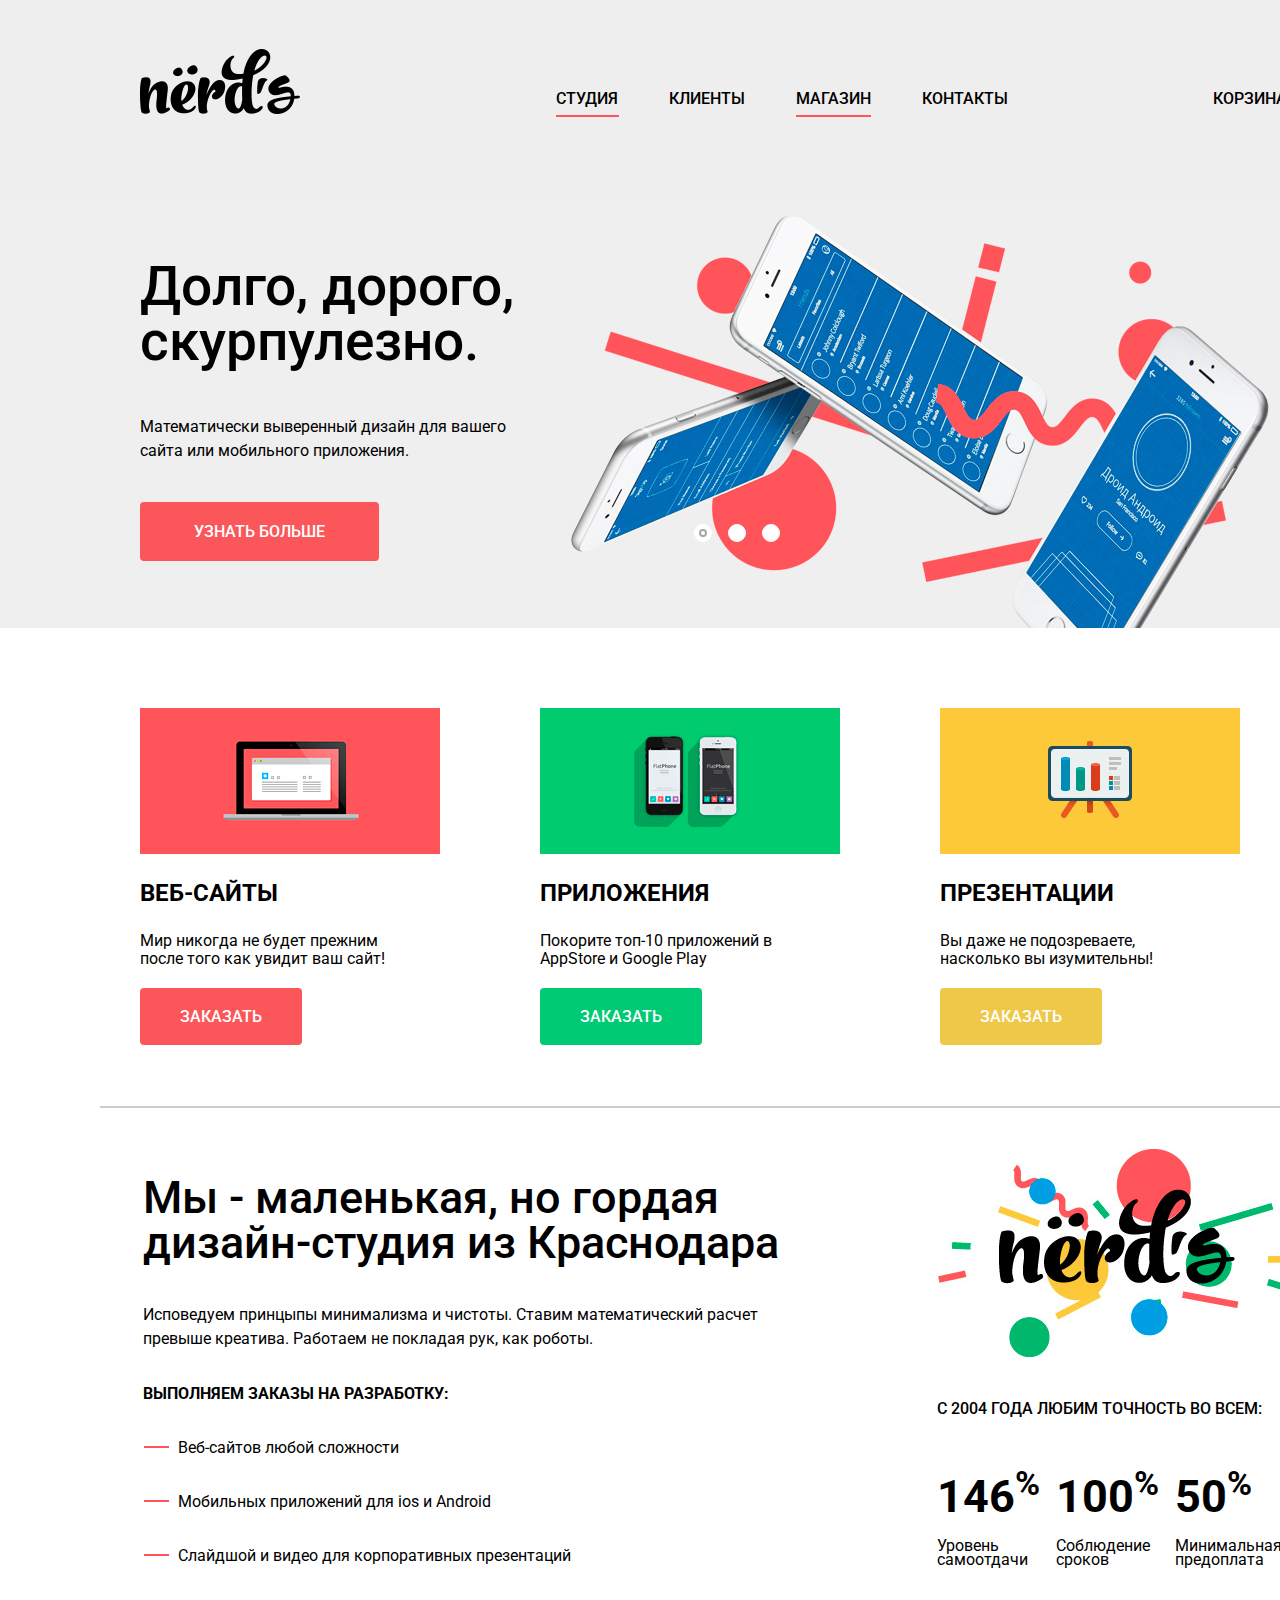
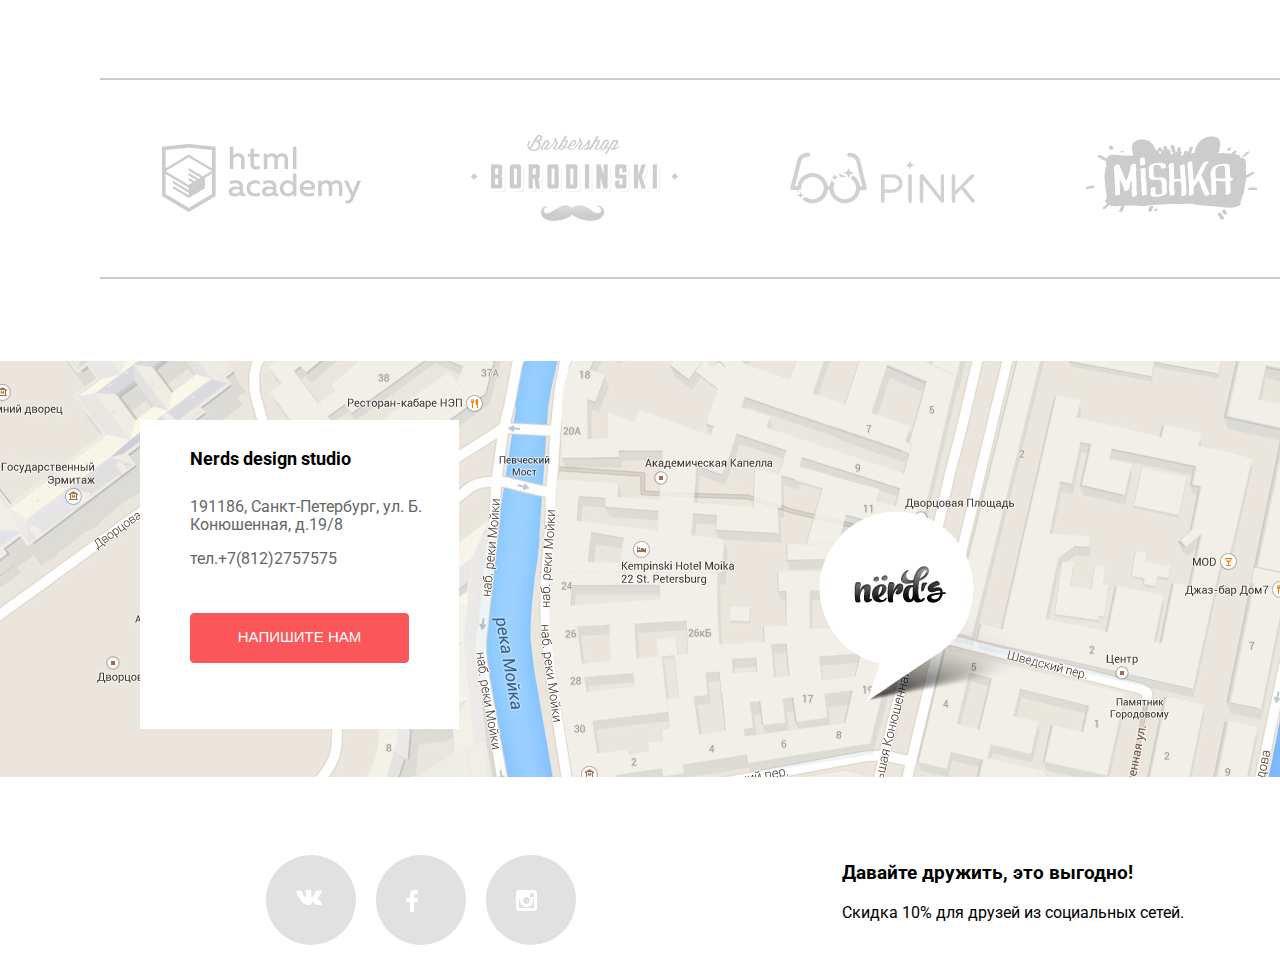
<file: index.html>
<!DOCTYPE>
<html lang="ru">
    <head>
        <meta charset="utf-8">
        <title>Nёrd's</title>
        <link rel="stylesheet" href="style.css" href="style-dist.css">
        <link href="https://fonts.googleapis.com/css?family=Roboto:400,500,700&amp;subset=cyrillic" rel="stylesheet">
    </head>
    <body>
        <header class="header-nerds">
          <div class="container">
           <nav>
             <ul class="menu">
              <div class="logo-nerds">
               <a href="index.html">
                 <img src="img/nerds-logo.png" alt="Nёrd's">
              </a>
              </div>
                <li class="studio"><a :visited href="index.html"> Студия </a></li>
                <li class="clients"><a href="">Клиенты</a></li>
                <li class="shop"><a href="catalog.html">Магазин</a></li>
                <li class="contacts"><a href="">Контакты</a></li>
                <li class="basket"><a href="">Корзина</a></li>
             </ul>
             <div class="slider">
                <div class="radio-btn"> 
                 <input type="radio" id="btn-1" name="one-1" checked>
                 <label for="btn-1"></label>
                 <input type="radio" id="btn-2" name="one-1">
                 <label for="btn-2"></label>
                 <input type="radio" id="btn-3" name="one-1">
                  <label for="btn-3"></label>
                 <div class="sliders">
                  <div class="slide">
                     <h2> Долго, дорого, скурпулезно. </h2>
                     <p>Математически выверенный дизайн для вашего сайта или мобильного приложения.</p>
                     <a href=""> Узнать больше </a>
                  </div>
                  <div class="slide">
                    <h2>Любим математику как никто другой</h2>
                    <p>Никакого креатива,только математические формулы для расчета идеальных пропорций.</p>
                    <a href=""> Узнать больше </a>
                 </div>
                 <div class="slide">
                   <h2>Только ночь, только хардкор</h2>
                   <p>Работать днем как все? Мы против этого. Ближе к полуночи работа только начинается.</p>
                   <a href=""> Узнать больше </a>
                </div>
              </div>
             </div>
           </div>
         </nav>
      </div>
  </header>
        <main class="main-nerds">
          <div class="blocks">
            <div class="block-site">
              <img src="img/illustration-1.jpg">
                <h3>Веб-сайты</h3>
                <p> Мир никогда не будет прежним после того как увидит ваш сайт! </p>
                <a href=""> Заказать </a>
           </div>
           <div class="block-apps">
              <img src="img/illustration-2.jpg">
              <h3>Приложения</h3>
              <p> Покорите топ-10 приложений в AppStore и Google Play </p>
              <a href=""> Заказать </a>
          </div>
          <div class="block-presentation">
             <img src="img/illustration-3.jpg">
             <h3>Презентации</h3>
             <p>Вы даже не подозреваете, насколько вы изумительны!</p>
             <a href=""> Заказать </a>
         </div>
       </div>
      </main>
      <div class="line">
      </div>
        <div class="info">
        <div class="main-features">
         <h2>Мы - маленькая, но гордая дизайн-студия из Краснодара</h2>
          <p>Исповедуем принцыпы минимализма и чистоты. Ставим математический расчет превыше креатива. Работаем не покладая рук, как роботы. </p>
          <ul>
            <h3>Выполняем заказы на разработку:</h3>
             <li> Веб-сайтов любой сложности </li>
             <li> Мобильных приложений для ios и Android </li>
             <li> Слайдшой и видео для корпоративных презентаций </li>
          </ul>
      </div>
      <div class="about">
         <div class="logo">
            <img src="img/nerds-illustration.jpg" alt="Nёrd's">
          </div>
            <h4> С 2004 года любим точность во всем: </h4>
            <div class="stat">
              146<sup>%</sup><p>Уровень самоотдачи</p>
            </div>
            <div class="stat">
              100<sup>%</sup><p>Соблюдение сроков</p>
            </div>
            <div class="stat">
              50<sup>%</sup><p>Минимальная предоплата</p>
            </div>
            </div>
            </div>
        </div>
        <div class="works">
             <a href="">
             <img src="img/logo-1.png">
             </a>
             <a href="">
             <img src="img/logo-2.png">
             </a>
             <a href="">
             <img src="img/logo-3.png">
             </a>
             <a href="">
             <img src="img/logo-4.png">
             </a>
       </div>
       <div class="address">
           <div class="map">
           <img src="img/mapMark.jpg" alt="191186, Санкт-Петербург, ул. Б. Конюшенная, д.19/8">
           <div class="container">
             <div class="desc">
               <h4> Nerds design studio </h4>
               <p>191186, Санкт-Петербург, ул. Б. Конюшенная, д.19/8  </p>
               <p class="tell">тел.+7(812)2757575</p>
               <button class="write-us"> Напишите нам </button>
               </div>
             </div>
           </div>
       </div>
       <div class="modal">
          <h2>Напишите нам</h2>
          <form action="" method="get"> 
             <label for="name"> Ваше имя: 
                <input type="text" name="login" id="name" placeholder="Представьтесь, пожалуйста" value="">
             </label>
             <label for="email"> Ваш e-mail: 
                <input type="text" name="email" id="email" placeholder="Для отправки ответа" value=""> 
             </label>
             <text-area class="let"> Текст письма: 
                <input type="text" name="letter" id="letter" placeholder="В свободной форме" >
             </text-area>
             <button type="submit" name="send" class="send">Отправить</button>
             <span>Не заполнено</span>
          </form>
       </div>
       <script type="text/javascript" src="javascript.js" src="javascript-dist.js"></script>
     </body>
    <footer>
        <div class="social">
          <div class="circle-v">
             <a href=""> <img src="img/vk.png" alt="Vkontakte"></a>
          </div>
          <div class="circle-f">
             <a href=""> <img src="img/fc.png" alt="Facebook"></a>
          </div>
          <div class="circle-i">
             <a href=""> <img src="img/insta.png" alt="Instagram"></a>
          </div>
        </div>
        <div class="friends">
        <h3>Давайте дружить, это выгодно!</h3>
        <p> Скидка 10% для друзей из социальных сетей. </p>
        </div>
    </footer>
</html>
</file>
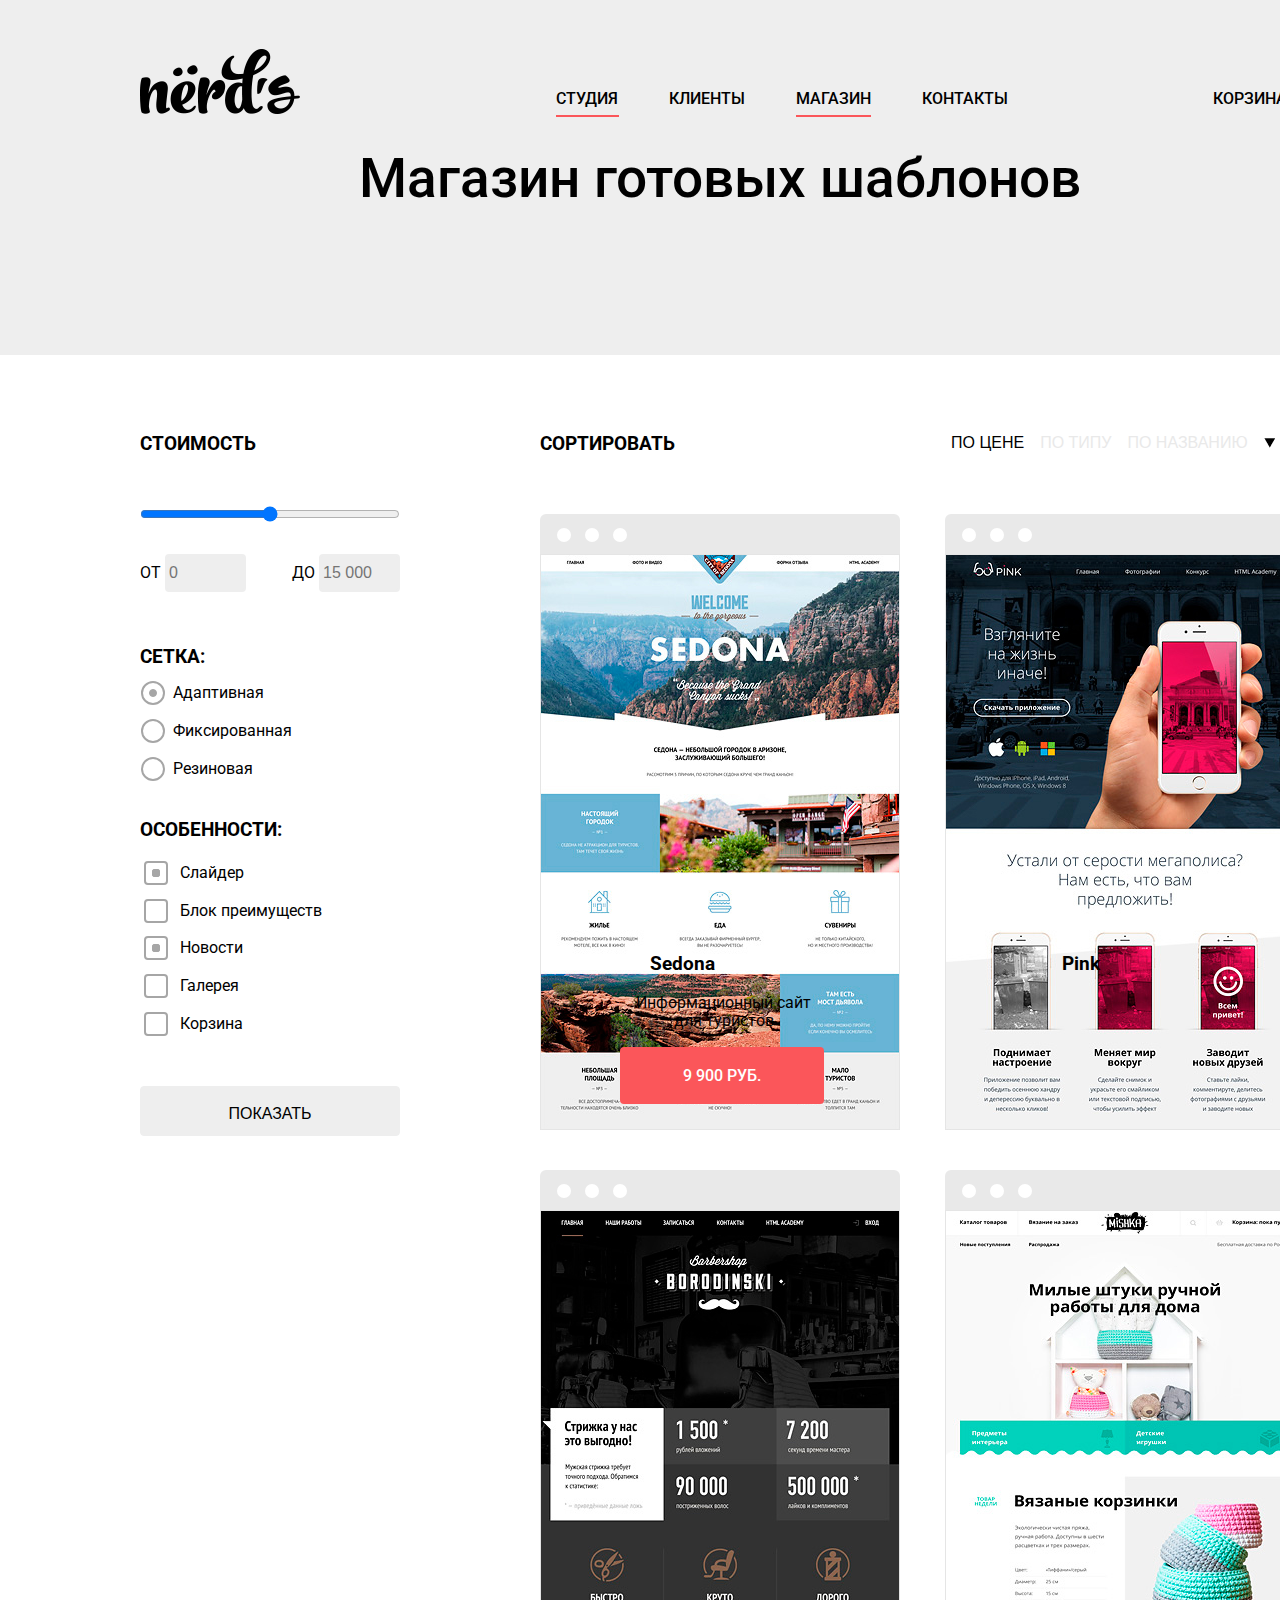
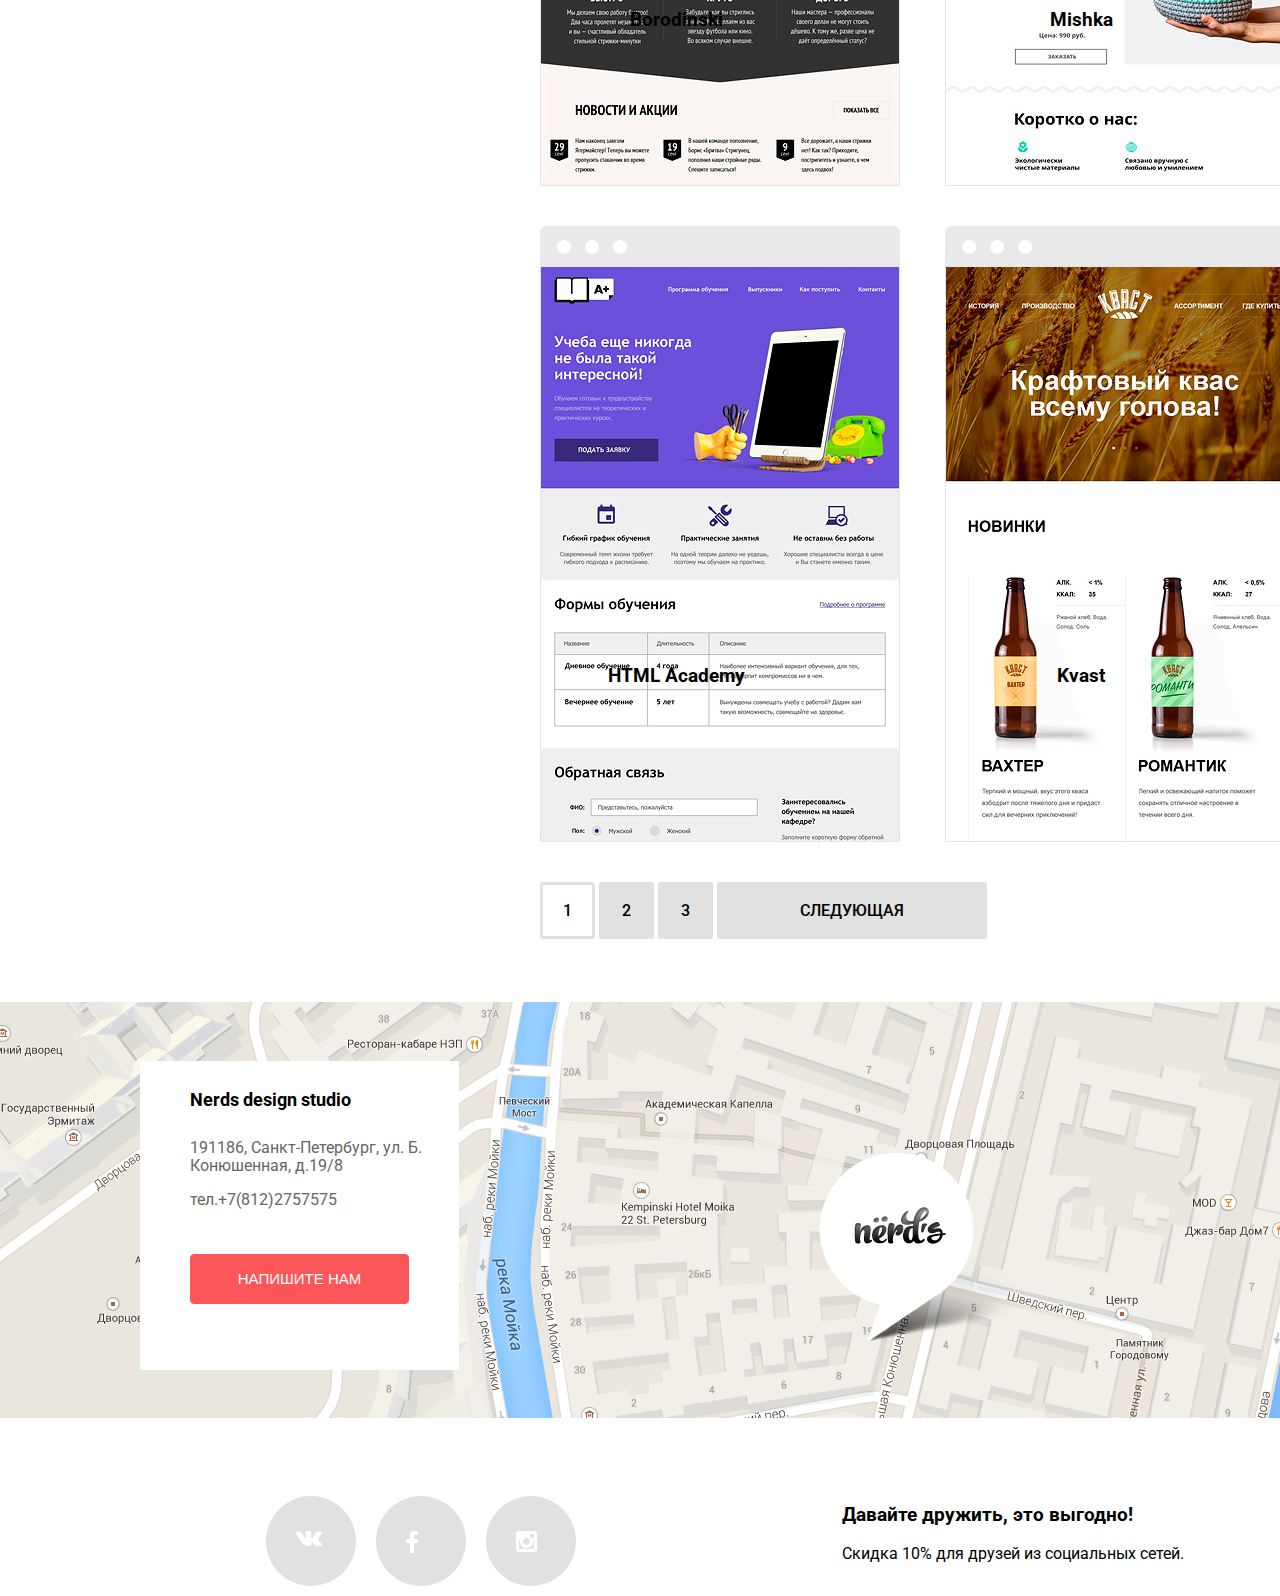
<file: catalog.html>
<!DOCTYPE>
<html lang="ru">
      <head>
        <meta charset="utf-8">
        <title>Nёrd's</title>
        <link rel="stylesheet" href="style.css" href="style-dist.css">
        <link href="https://fonts.googleapis.com/css?family=Roboto:400,500,700&amp;subset=cyrillic" rel="stylesheet">
    </head>
    <body>
      <header class="header-nerds-1">
        <div class="container">
          <nav>
          <ul class="menu">
            <div class="logo-nerds">
              <a href="index.html">
                <img src="img/nerds-logo.png" alt="Nёrd's">
             </a>
            </div>
             <li class="studio"><a href="index.html">Студия</a></li>
             <li class="clients"><a href="">Клиенты</a></li>
             <li class="shop"><a :visited href="catalog.html">Магазин</a></li>
             <li class="contacts"><a href="">Контакты</a></li>
             <li class="basket"><a href="">Корзина</a></li>
           </ul>
          <h1>Магазин готовых шаблонов</h1>
         </div>
       </nav>
     </header>
        <main class="nerds-page-2">
          <nav>
            <div class="ctg">
             <div class="filter">
                <aside class="cost">
                  <h3>Стоимость</h3>
                 <form action="">
                  <input class="band" type="range" min="0" max="15000" id="band"> 
                  <label for="band"></label>
                  <div class="beginning">
                      <label for="0">от</label>
                      <input type="text" name="start" id="start" placeholder="0">
                  </div>
                  <div class="finish">
                      <label for="15000">до</label>
                      <input type="text" name="end" id="end" placeholder="15 000"> 
                  </div>
                 </form>
              </aside>
                <aside class="net">
                  <form action="">
                   <h3> Сетка: </h3>
                    <div class="checkbox-group">
                    <div class="ch-radio">
                      <input type="radio" id="radio-1" name="two-2" checked>
                      <label for="radio-1">Адаптивная</label>
                   </div>
                   <div class="ch-radio">
                     <input type="radio" id="radio-2" name="two-2">
                     <label for="radio-2">Фиксированная</label>
                   </div>
                   <div class="ch-radio">
                     <input type="radio" id="radio-3" name="two-2">
                     <label for="radio-3">Резиновая</label>
                   </div>
                  </div>
                </form>
               </aside>
                 <aside class="features">
                   <form action="">
                   <h3>Особенности:</h3>
                     <div class="checkbox-group">
                      <div class="ch-gr">
                        <input type="checkbox" id="ch-1" checked>
                        <label for="ch-1">Слайдер</label>
                      </div>
                      <div class="ch-gr">
                        <input type="checkbox" id="ch-2">
                        <label for="ch-2">Блок преимуществ</label>
                      </div>
                        <div class="ch-gr">
                        <input type="checkbox" id="ch-3" checked>
                        <label for="ch-3">Новости</label>
                      </div>
                      <div class="ch-gr">
                        <input type="checkbox" id="ch-4">
                        <label for="ch-4">Галерея</label>
                      </div>
                      <div class="ch-gr">
                        <input type="checkbox" id="ch-5">
                        <label for="ch-5">Корзина</label>
                      </div>
                    </div>
                 </form>
               </aside>
               <button class="show">Показать</button>
             </div> 
            
            <div class="catalog-items">
              <div class="sort">
              <h3>Сортировать</h3>
              <button class="price">По цене</button>
              <button class="type">По типу</button>
              <button class="name">По названию</button>
              <button class="down"><img src="img/icon-down-dir.png" alt=""></button>
              <button class="up"><img src="img/icon-up-dir.png" alt=""></button>
            </div>
            <div class="catalog-item" id="sedona">
              <div class="frame">
              <div class="top">
               <div class="top-btn"></div>
               <div class="top-btn"></div>
               <div class="top-btn"></div>
              </div>
            </div>
            <img src="img/img-sedona.jpg" width="" height="" alt="Sedona">
            <div class="descr">
              <h3>Sedona</h3>
              <p>Информационный сайт для туристов</p>
              <a href="">9 900 РУБ.</a>
          </div>
        </div>
          <div class="catalog-item">
            <div class="frame">
            <div class="top">
              <div class="top-btn"></div>
              <div class="top-btn"></div>
              <div class="top-btn"></div>
            </div>
          </div>
            <img src="img/img-pink.jpg" alt="Pink">
          <div class="descr">
            <h3>Pink</h3>
            <p></p>
            <a href=""></a>
          </div>
        </div>
          <div class="catalog-item">
            <div class="frame">
            <div class="top">
              <div class="top-btn"></div>
              <div class="top-btn"></div>
              <div class="top-btn"></div>
            </div>
          </div>
              <img src="img/img-barbershop.jpg" alt="Borodinski">
           <div class="descr">
            <h3>Borodinski</h3>
            <p></p>
            <a href=""></a>
          </div>
        </div>
          <div class="catalog-item">
            <div class="frame">
            <div class="top">
              <div class="top-btn"></div>
              <div class="top-btn"></div>
              <div class="top-btn"></div>
            </div>
            </div>
              <img src="img/img-mishka.jpg" alt="Mishka">
            <div class="descr">
              <h3>Mishka</h3>
              <p></p>
              <a href=""></a>
          </div>
        </div>
          <div class="catalog-item">
            <div class="frame">
            <div class="top">
              <div class="top-btn"></div>
              <div class="top-btn"></div>
              <div class="top-btn"></div>
            </div>
           </div>
              <img src="img/img-aplus.jpg" alt="HTML Academy">
            <div class="descr">
              <h3>HTML Academy</h3>
              <p></p>
              <a href=""></a>
          </div>
        </div>
          <div class="catalog-item">
            <div class="frame">
            <div class="top">
              <div class="top-btn"></div>
              <div class="top-btn"></div>
              <div class="top-btn"></div>
            </div>
            </div>
              <img src="img/img-kvast.jpg" alt="Kvast">
            <div class="descr">
              <h3>Kvast</h3>
              <p></p>
              <a href=""></a>
          </div>
        </div>
       </div>
     </div>
      </div>
      <div class="pagination">
          <a href="" class="one" name="1" active="1">1</a>
          <a href="" class="two" name="2">2</a>
          <a href="" class="three" name="3">3</a>
          <a href="" class="next" name="Следующая">Следующая</a>
      </div>
      <div class="address">
          <div class="map">
          <img src="img/mapMark.jpg" alt="191186, Санкт-Петербург, ул. Б. Конюшенная, д.19/8">
          <div class="container">
            <div class="desc">
              <h4> Nerds design studio </h4>
              <p>191186, Санкт-Петербург, ул. Б. Конюшенная, д.19/8</p>
              <p class="tell">тел.+7(812)2757575</p>
              <button class="write-us"> Напишите нам </button>
              </div>
            </div>
          </div>
        </div>
    </nav>
  </main>
  <div class="modal">
          <h2>Напишите нам</h2>
          <form action="" method="get"> 
             <label for="name"> Ваше имя: 
                <input type="text" name="login" id="name" placeholder="Представьтесь, пожалуйста" value="">
             </label>
             <label for="email"> Ваш e-mail: 
                <input type="text" name="email" id="email" placeholder="Для отправки ответа" value=""> 
             </label>
             <text-area class="let"> Текст письма: 
                <input type="text" name="letter" id="letter" placeholder="В свободной форме" >
             </text-area>
             <button type="submit" name="send" class="send">Отправить</button>
             <span>Не заполнено</span>
          </form>
       </div>
  <script type="text/javascript" src="javascript.js" src="javascript-dist.js"></script>
</body>
<footer>
    <div class="social">
          <div class="circle-v">
             <a href=""> <img src="img/vk.png" alt="Vkontakte"></a>
          </div>
          <div class="circle-f">
             <a href=""> <img src="img/fc.png" alt="Facebook"></a>
          </div>
          <div class="circle-i">
             <a href=""> <img src="img/insta.png" alt="Instagram"></a>
          </div>
        </div>
     <div class="friends">
       <h3>Давайте дружить, это выгодно!</h3>
       <p> Скидка 10% для друзей из социальных сетей. </p>
    </div>
</footer>
</html>
</file>
<file: style-dist.css>
/*! normalize.css v7.0.0 | MIT License | github.com/necolas/normalize.css */html{line-height:1.15;-ms-text-size-adjust:100%;-webkit-text-size-adjust:100%}body{margin:0}article,aside,footer,header,nav,section{display:block}h1{font-size:2em;margin:0.67em 0}figcaption,figure,main{display:block}figure{margin:1em 40px}hr{-webkit-box-sizing:content-box;box-sizing:content-box;height:0;overflow:visible}pre{font-family:monospace, monospace;font-size:1em}a{background-color:transparent;-webkit-text-decoration-skip:objects}abbr[title]{border-bottom:none;text-decoration:underline;-webkit-text-decoration:underline dotted;text-decoration:underline dotted}b,strong{font-weight:inherit}b,strong{font-weight:bolder}code,kbd,samp{font-family:monospace, monospace;font-size:1em}dfn{font-style:italic}mark{background-color:#ff0;color:#000}small{font-size:80%}sub,sup{font-size:75%;line-height:0;position:relative;vertical-align:baseline}sub{bottom:-0.25em}sup{top:-0.5em}audio,video{display:inline-block}audio:not([controls]){display:none;height:0}img{border-style:none}svg:not(:root){overflow:hidden}button,input,optgroup,select,textarea{font-family:sans-serif;font-size:100%;line-height:1.15;margin:0}button,input{overflow:visible}button,select{text-transform:none}[type=reset],[type=submit],button,html [type=button]{-webkit-appearance:button}[type=button]::-moz-focus-inner,[type=reset]::-moz-focus-inner,[type=submit]::-moz-focus-inner,button::-moz-focus-inner{border-style:none;padding:0}[type=button]:-moz-focusring,[type=reset]:-moz-focusring,[type=submit]:-moz-focusring,button:-moz-focusring{outline:1px dotted ButtonText}button{outline:none}fieldset{padding:0.35em 0.75em 0.625em}legend{-webkit-box-sizing:border-box;box-sizing:border-box;color:inherit;display:table;max-width:100%;padding:0;white-space:normal}progress{display:inline-block;vertical-align:baseline}textarea{overflow:auto}[type=checkbox],[type=radio]{-webkit-box-sizing:border-box;box-sizing:border-box;padding:0}[type=number]::-webkit-inner-spin-button,[type=number]::-webkit-outer-spin-button{height:auto}[type=search]{-webkit-appearance:textfield;outline-offset:-2px}[type=search]::-webkit-search-cancel-button,[type=search]::-webkit-search-decoration{-webkit-appearance:none}::-webkit-file-upload-button{-webkit-appearance:button;font:inherit}details,menu{display:block}summary{display:list-item}canvas{display:inline-block}template{display:none}[hidden]{display:none}body{font-family:'Roboto', Arial, Helvetica, sans-serif;width:1440px;height:2477px;margin:0 auto}header{background-color:#eeeeee;color:#000000}.works a{opacity:1}.works:hover a{opacity:0.6}.container{display:-webkit-box;display:-webkit-flex;display:-ms-flexbox;display:flex;-webkit-box-orient:vertical;-webkit-box-direction:normal;-webkit-flex-direction:column;-ms-flex-direction:column;flex-direction:column}.menu{display:-webkit-box;display:-webkit-flex;display:-ms-flexbox;display:flex;-webkit-box-align:end;-webkit-align-items:flex-end;-ms-flex-align:end;align-items:flex-end;list-style:none;line-height:calc(30/16);font-size:16px;font-weight:500;margin-top:49px;margin-left:140px;padding:0}.menu a{text-decoration:none;text-transform:uppercase;color:black}.shop a:before{content:" ";width:75px;height:2px;top:115px;position:absolute;background:#fb565a}.studio a:before{content:" ";width:63px;height:2px;top:115px;position:absolute;background:#fb565a}.logo-nerds{-webkit-box-flex:5;-webkit-flex-grow:5;-ms-flex-positive:5;flex-grow:5}.studio{-webkit-box-flex:1;-webkit-flex-grow:1;-ms-flex-positive:1;flex-grow:1}.clients{-webkit-box-flex:1;-webkit-flex-grow:1;-ms-flex-positive:1;flex-grow:1}.shop{-webkit-box-flex:1;-webkit-flex-grow:1;-ms-flex-positive:1;flex-grow:1}.contacts{-webkit-box-flex:4;-webkit-flex-grow:4;-ms-flex-positive:4;flex-grow:4}.basket{-webkit-box-flex:3;-webkit-flex-grow:3;-ms-flex-positive:3;flex-grow:3}.slide{height:434px}.slide a{width:239px;height:50px;padding:20px 54px;font-size:16px;font-weight:500;line-height:18px;background-color:#fb565a;border-radius:4px;color:white;text-decoration:none;text-transform:uppercase;margin-left:140px}.slide h2{color:#000000;font-weight:500;font-size:55px;line-height:calc(55/55);margin-left:140px;padding-top:65px}.slide p{font-size:16px;line-height:calc(24/16);font-weight:400;margin-left:140px;margin-bottom:60px}.slide:first-child h2{width:380px}.slide:first-child p{width:369px}.slide:nth-child(2) h2{width:517px}.slide:nth-child(2) p{width:404px}.slide:nth-child(3) h2{width:406px}.slide:nth-child(3) p{width:346px}.slide{display:none}.slide:first-child{background-image:url(img/sl1.jpg);background-repeat:no-repeat;background-position:100%}.slide:nth-child(2){background-image:url(img/sl2.jpg);background-repeat:no-repeat;background-position:100%}.slide:nth-child(3){background-image:url(img/sl3.jpg);background-repeat:no-repeat;background-position:100%}#btn-1:checked~.sliders .slide:first-child{display:block}#btn-2:checked~.sliders .slide:nth-child(2){display:block}#btn-3:checked~.sliders .slide:nth-child(3){display:block}.radio-btn input{display:none}.radio-btn label{position:relative;padding-left:34px;top:315px;left:47%}.radio-btn label:before{position:absolute;content:" ";width:16px;height:16px;top:80px;left:50%;border:1px solid #ffffff;background-color:#ffffff;border-radius:50%}.radio-btn input:checked+label:after{position:absolute;content:" ";width:4px;height:4px;border:2px solid #a6a6a6;border-radius:50%;top:85px;left:22px}.blocks{display:-webkit-box;display:-webkit-flex;display:-ms-flexbox;display:flex;-webkit-box-align:end;-webkit-align-items:flex-end;-ms-flex-align:end;align-items:flex-end;margin-left:140px;height:398px}.block-site{-webkit-box-flex:4;-webkit-flex-grow:4;-ms-flex-positive:4;flex-grow:4}.block-apps{-webkit-box-flex:4;-webkit-flex-grow:4;-ms-flex-positive:4;flex-grow:4}.block-presentation{-webkit-box-flex:8;-webkit-flex-grow:8;-ms-flex-positive:8;flex-grow:8}.block-site p{width:246px;height:60px}.block-apps p{width:240px;height:60px}.block-presentation p{width:216px;height:60px}.blocks h3{font-size:24px;line-height:calc(30/24);font-weight:700;color:#000000;text-transform:uppercase}.block-site a{padding:19px 40px;font-size:16px;line-height:calc(18/16);font-weight:500;color:white;background-color:#fb565a;border-radius:4px;text-decoration:none;text-transform:uppercase}.block-apps a{font-size:16px;line-height:calc(18/16);font-weight:500;color:white;background-color:#00ca74;border-radius:4px;padding:19px 40px;text-decoration:none;text-transform:uppercase}.block-presentation a{font-size:16px;line-height:calc(18/16);font-weight:500;color:white;background-color:#efc84a;border-radius:4px;padding:19px 40px;text-decoration:none;text-transform:uppercase}.line{border:1px solid #cccccc;margin-top:80px;width:1220px;margin-left:100px}.info{display:-webkit-box;display:-webkit-flex;display:-ms-flexbox;display:flex;-webkit-box-pack:space-evenly;-webkit-justify-content:space-evenly;-ms-flex-pack:space-evenly;justify-content:space-evenly}.main-features{margin-top:30px}.main-features h2{font-size:45px;line-height:calc(45/45);font-weight:500;color:#000000;width:651px}.main-features p{font-size:16px;line-height:calc(24/16);font-weight:400;color:#000000;width:615px}.main-features ul{list-style:none;padding:0}.main-features ul h3{font-size:16px;line-height:calc(24/16);font-weight:700;color:#000000;text-transform:uppercase;padding:15px 0;margin:0}.main-features li{font-size:16px;line-height:calc(24/16);font-weight:400;color:#000000;text-transform:none;padding:15px 35px;position:relative}.main-features li:before{content:" ";width:25px;height:2px;position:absolute;background:#fb565a;top:25px;left:1px}.logo{margin-top:41px}.about h4{font-size:16px;line-height:calc(24/16);font-weight:500;color:#000000;text-transform:uppercase;margin-top:40px;margin-bottom:50px}.stat{display:inline-block;width:115px;font-size:45px;font-weight:700;color:#000000}.stat p{font-size:16px;line-height:calc(16/18);font-weight:400}.works{display:-webkit-box;display:-webkit-flex;display:-ms-flexbox;display:flex;-webkit-box-pack:center;-webkit-justify-content:center;-ms-flex-pack:center;justify-content:center;-webkit-box-align:center;-webkit-align-items:center;-ms-flex-align:center;align-items:center;border-top:2px solid #cccccc;border-bottom:2px solid #cccccc;width:1220px;margin-top:79px;margin-left:100px}.works a{padding:55px}.address{margin-top:81px}.address{position:relative;padding-top:1px}.map{margin-bottom:68px}.desc{background-color:white;margin-left:140px;width:319px;height:309px;position:absolute;top:60px;left:0px}.desc h4{font-size:18px;line-height:calc(30/18);font-weight:700;color:#000000;margin-left:50px}.desc p{font-size:16px;font-weight:400;line-height:calc(18/16);color:#666666;margin-left:50px}.desc button{border:1px solid #fb565a;background-color:#fb565a;border-radius:4px;padding:15px 45px;font-size:15px;line-height:calc(18/16);font-weight:500;color:white;width:219px;height:50px;text-transform:uppercase;text-decoration:none;margin-left:50px}.tell{margin-bottom:45px}footer{display:-webkit-box;display:-webkit-flex;display:-ms-flexbox;display:flex;-webkit-box-pack:center;-webkit-justify-content:center;-ms-flex-pack:center;justify-content:center}.friends{-webkit-box-flex:1;-webkit-flex-grow:1;-ms-flex-positive:1;flex-grow:1}.social{display:-webkit-inline-box;display:-webkit-inline-flex;display:-ms-inline-flexbox;display:inline-flex;-webkit-box-pack:center;-webkit-justify-content:center;-ms-flex-pack:center;justify-content:center;-webkit-box-flex:2;-webkit-flex-grow:2;-ms-flex-positive:2;flex-grow:2}.social a{position:relative;top:35px;left:30px}.circle-v{width:90px;height:90px;background:#e1e1e1;border-radius:50px;margin:10px}.circle-f{width:90px;height:90px;background:#e1e1e1;border-radius:50px;margin:10px}.circle-i{width:90px;height:90px;background:#e1e1e1;border-radius:50px;margin:10px}.modal{display:none}.open{display:block}.modal{position:absolute;width:960px;height:590px;border:1px solid transparent;-webkit-box-shadow:0px 0px 1px 5px rgba(235,5,97,1);box-shadow:0px 0px 1px 5px rgba(235,5,97,1);top:238%;left:16%;background:-webkit-gradient(linear, left top, left bottom, from(#f5d89a), to(#e1e1e1));background:-webkit-linear-gradient(top, #f5d89a, #e1e1e1);background:-o-linear-gradient(top, #f5d89a, #e1e1e1);background:linear-gradient(180deg, #f5d89a, #e1e1e1);color:rgba(251, 86, 90, 0.75)}.modal form{position:relative;width:962px}.modal span.err{opacity:1}.modal form span{position:absolute;top:82px;right:322px;color:#fb565a;text-transform:uppercase;opacity:0}.modal h2{margin-left:100px;margin-top:60px;font-size:45px;line-height:1;font-weight:500}.modal label{float:left;margin-left:100px;margin-bottom:40px;width:33%;font-weight:500;font-size:16px;line-height:calc(16/18)}.modal text-area{margin-left:100px;font-weight:500;font-size:16px;line-height:calc(16/18)}.modal input{width:340px;height:49px;margin-top:15px;border:2px solid rgba(251, 86, 90, 0.75);border-radius:4px;color:rgba(251, 86, 90, 0.75);-webkit-box-shadow:inset 0 1px 2px rgba(251, 86, 90, 0.75);box-shadow:inset 0 1px 2px rgba(251, 86, 90, 0.75)}.let input{width:760px;height:118px;margin-left:100px}.send{margin-left:100px;margin-top:40px;border:1px solid #fb565a;width:260px;height:50px;text-transform:uppercase;color:white;background-color:#fb565a;border-radius:4px;-webkit-box-shadow:0 1px 30px rgba(251, 86, 90, 0.75);box-shadow:0 1px 30px rgba(251, 86, 90, 0.75)}.header-nerds-1{height:355px}.header-nerds-1 h1{text-align:center;bottom:116px;font-size:55px;line-height:1;font-weight:500}.filter{width:260px;margin-left:140px;margin-top:60px}.cost{text-transform:uppercase}.cost form{width:260px}.cost input{width:81px;height:38px;border:2px solid #eeeeee;border-radius:4px;background-color:#eeeeee}.cost .band{width:260px;height:80px;border:1px solid #eeeeee;background-color:#eeeeee}.net{padding-top:20px}.net h3{text-transform:uppercase}.features{padding-top:20px}.features h3{text-transform:uppercase;padding:0;margin:0;padding-bottom:25px}.beginning{text-align:left}.finish{text-align:right;margin-top:-38px}.ch-radio input{display:none}.ch-radio label{position:relative;padding-left:18px;padding-top:27px}.ch-radio label:before{position:absolute;content:"";top:25px;left:-14px;width:20px;height:20px;border:2px solid #a6a6a6;border-radius:50%}.ch-radio input:checked+label:after{position:absolute;content:"";top:33px;left:-6px;width:6px;height:6px;border:1px solid #a6a6a6;border-radius:50%;background-color:#a6a6a6}.ch-radio{margin-bottom:25px;font-size:16px;line-height:calc(16/20)}.ch-gr input{display:none}.ch-gr label{position:relative;padding-top:15px;padding-left:25px}.ch-gr label:before{position:absolute;content:"";top:13px;left:-11px;width:20px;height:20px;border:2px solid #a6a6a6;border-radius:4px}.ch-gr input:checked+label:after{position:absolute;content:"";width:6px;height:6px;top:21px;left:-3px;border-radius:2px;border:1px solid #a6a6a6;background-color:#a6a6a6}.ch-gr{margin-bottom:25px;font-size:16px;line-height:calc(16/20)}.checkbox-group{margin-left:15px}.band[type=range]{display:non}.band[type=range]{position:relative}.band:after[type=range]{position:absolute;content:" ";width:260px;height:80px;background-color:gray;border:1px solid gray}.show{border:1px solid #eeeeee;width:260px;height:50px;padding:18px;background-color:#eeeeee;border-radius:4px;text-transform:uppercase;font-weight:500;margin-top:30px}.sort{display:inline-block;width:900}.sort h3{float:left;width:405px;text-transform:uppercase}.sort button{margin-top:18px}.down{border:none;background-color:inherit}.up{border:none;background-color:inherit}.name{border:none;background-color:inherit;text-transform:uppercase;color:#e9e9e9}.price{border:none;background-color:inherit;text-transform:uppercase}.type{border:none;background-color:inherit;text-transform:uppercase;color:#e9e9e9}.ctg{display:-webkit-box;display:-webkit-flex;display:-ms-flexbox;display:flex;-webkit-box-pack:justify;-webkit-justify-content:space-between;-ms-flex-pack:justify;justify-content:space-between}.catalog-items{display:-webkit-box;display:-webkit-flex;display:-ms-flexbox;display:flex;-webkit-flex-wrap:wrap;-ms-flex-wrap:wrap;flex-wrap:wrap;width:900;margin-top:60px}.catalog-item{width:45%;margin-top:40px}.catalog-item h3{padding-top:35px;text-align:center}.catalog-item p{margin-left:95px;text-align:center;width:177px;padding-bottom:20px}.frame{opacity:1;position:relative;border-top:40px solid #e9e9e9;border-top-right-radius:6px;border-top-left-radius:6px;width:360px}#sedona .frame{opacity:1;position:relative;border-top:40px solid #e9e9e9;border-top-right-radius:6px;border-top-left-radius:6px;width:360px}#sedona .frame:hover{opacity:1;position:relative;border-top:40px solid #4d4d4d;width:360px}#sedona a{opacity:1;background-color:#fb565a;border-radius:4px;padding:19px 63px;width:200px;height:50px;font-weight:500;color:white;text-decoration:none;margin-left:80px}#sedona:hover a{opacity:1;background-color:#fb565a;border-radius:4px;padding:19px 63px;width:200px;height:50px;font-weight:500;color:white;text-decoration:none;margin-left:80px}.descr{position:absolute;margin-top:-230px}#sedona .descr:hover{opacity:1;background-color:#e9e9e9;color:black;width:358px;height:228px}#sedona .top-btn:hover{opacity:1;width:14px;height:14px;background:#e1e1e1;border-radius:50%;float:left;margin:7px}#sedona .top{position:absolute;margin-top:-33px;margin-left:10px}.top{position:absolute;margin-top:-33px;margin-left:10px}.top-btn{width:14px;height:14px;background:white;border-radius:50%;float:left;margin:7px}.pagination{margin-top:60px;margin-left:6%;text-align:center}.one{border:3px solid #e1e1e1;border-radius:3px;padding:16px 20px;width:50px;height:50px;text-decoration:none;color:black;font-weight:500}.two{border:3px solid #e1e1e1;border-radius:3px;padding:16px 20px;width:50px;height:50px;text-decoration:none;color:black;background-color:#e1e1e1;font-weight:500}.three{border:3px solid #e1e1e1;border-radius:3px;padding:16px 20px;width:50px;height:50px;text-decoration:none;color:black;background-color:#e1e1e1;font-weight:500}.next{border:3px solid #e1e1e1;border-radius:3px;padding:16px 80px;width:50px;height:50px;text-decoration:none;color:black;background-color:#e1e1e1;text-transform:uppercase;font-weight:500}
</file>
